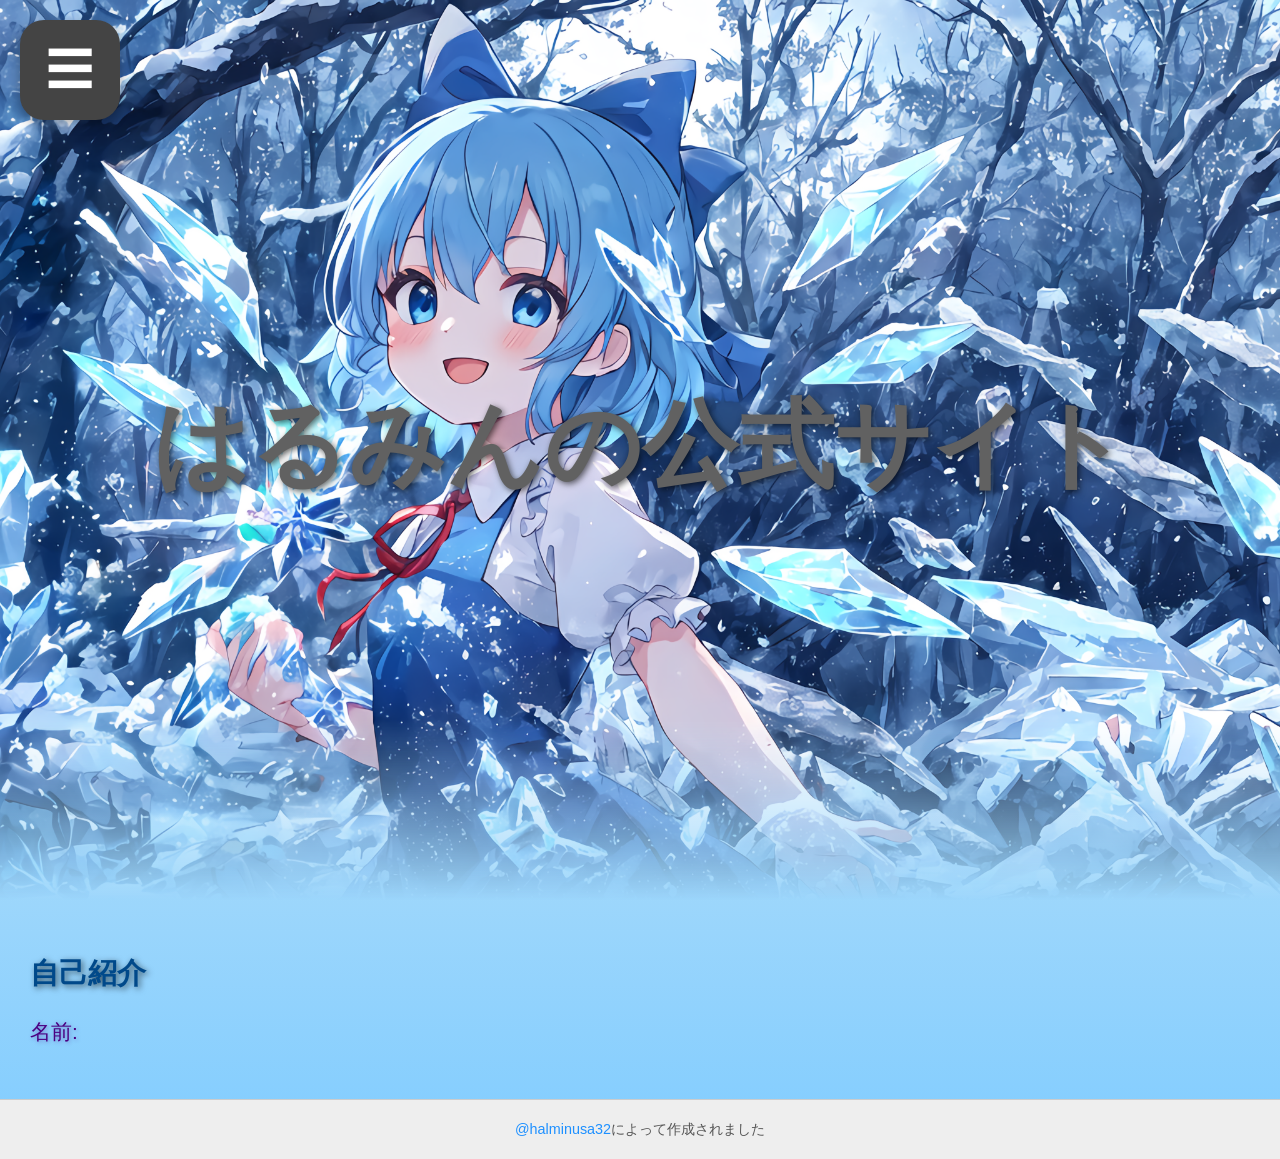
<file: index.html>
<!DOCTYPE html>
<html lang="ja">
  <head>
    <meta charset="UTF-8">
    <link rel="stylesheet" href="https://content.lifeistech-lesson.jp/Curriculum_materials/Original/global.css" type="text/css">
    <link rel="stylesheet" href="style.css" type="text/css">
    <script src="initialize.js"></script>
    <link rel="icon" href="https://halminusa32.github.io/images/fabicon.jpeg">
    <title>はるみんの公式サイト</title>
  
    <!-- Open Graph -->
    <meta property="og:title" content="はるみんの公式サイト" />
    <meta property="og:description" content="はるみん GitHub支店" />
    <meta property="og:image" content="https://halminusa32.github.io/images/IMG_0536.png" />
    <meta property="og:url" content="https://halminusa32.github.io/" />
    <meta property="og:type" content="website" />
    
    <!-- Twitter Card -->
    <meta name="twitter:card" content="summary_large_image" />
    <meta name="twitter:title" content="はるみんの公式サイト" />
    <meta name="twitter:description" content="はるみん GitHub支店" />
    <meta name="twitter:image" content="https://halminusa32.github.io/images/IMG_0536.png" />
  </head>
  <body>
    <!-- Ch7ヘッダー部分 -->
    <header class="hero-header">
      <div class="overlay">
        <h1 id="title_typewriter"></h1>
      </div>
    </header>

    <div id="menuButton">☰</div>
    <div id="sideMenu">
      <ul>
        <li><a href="https://halminusa32.github.io/">ホーム</a></li>
        <li><a href="youtube/">YouTube</a></li>
        <li><a href="discord/">Discord</a></li>
        <li><a href="halris/">halris</a></li>
      </ul>
    </div>

    <!-- お店紹介 -->
    <section>
      <h2>自己紹介</h2>
        <p id="intro_typewriter">
    
        </p>
      <script src="https://halminusa32.github.io/java-script/self-Introduction.js"></script>
    </section>
    
    <!--フッター-->
    <footer>
      <a href=" https://www.youtube.com/halminusa32/ "target=_blank">@halminusa32</a>によって作成されました
    </footer>
    <script src="https://halminusa32.github.io/java-script/menu.js"></script>
    <script src="https://halminusa32.github.io/java-script/title.js"></script>
  </body>
</html>
</file>
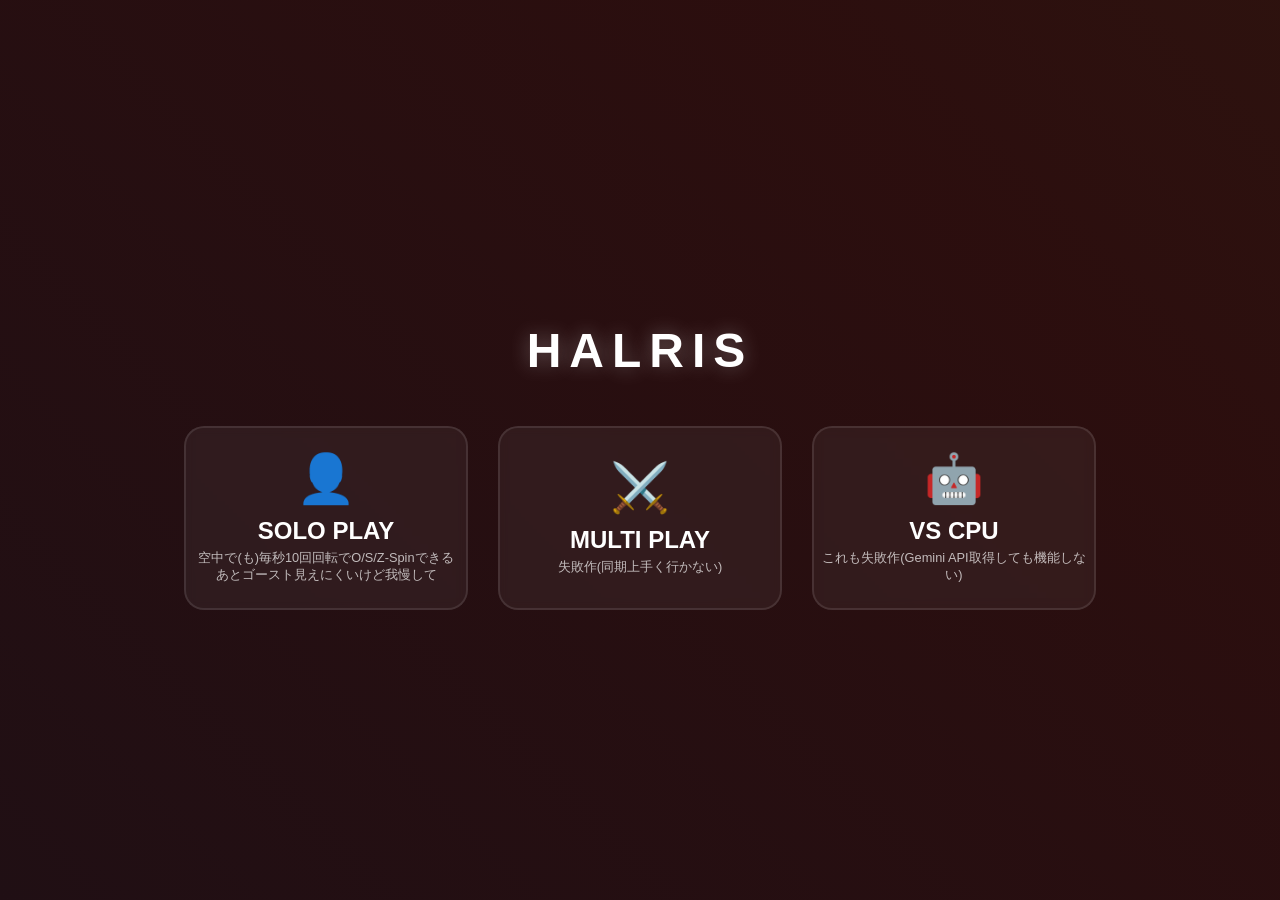
<file: halris/index.html>
<!DOCTYPE html>
<html lang="ja">
<head>
    <meta charset="UTF-8">
    <meta name="viewport" content="width=device-width, initial-scale=1.0, maximum-scale=1.0, user-scalable=no">
    <title>HALRIS - SELECT MODE</title>
    <link rel="stylesheet" href="style.css">
</head>
<body>

    <div class="background-anim"></div>
    
    <div class="main-content">
        <h1 class="title-anim">HALRIS</h1>

        <div class="container">
            <a href="./solo/" class="mode-card solo fade-in-delay1">
                <div class="icon">👤</div>
                <div class="card-title">Solo Play</div>
                <div class="desc">空中で(も)毎秒10回回転でO/S/Z-Spinできる<br>あとゴースト見えにくいけど我慢して</div>
            </a>

            <a href="./multi/" class="mode-card multi fade-in-delay2">
                <div class="icon">⚔️</div>
                <div class="card-title">Multi Play</div>
                <div class="desc">失敗作(同期上手く行かない)</div>
            </a>

            <a href="./cpu/" class="mode-card cpu fade-in-delay3">
                <div class="icon">🤖</div>
                <div class="card-title">VS CPU</div>
                <div class="desc">これも失敗作(Gemini API取得しても機能しない)</div>
            </a>

        </div>
    </div>
    
</body>
</html>
</file>
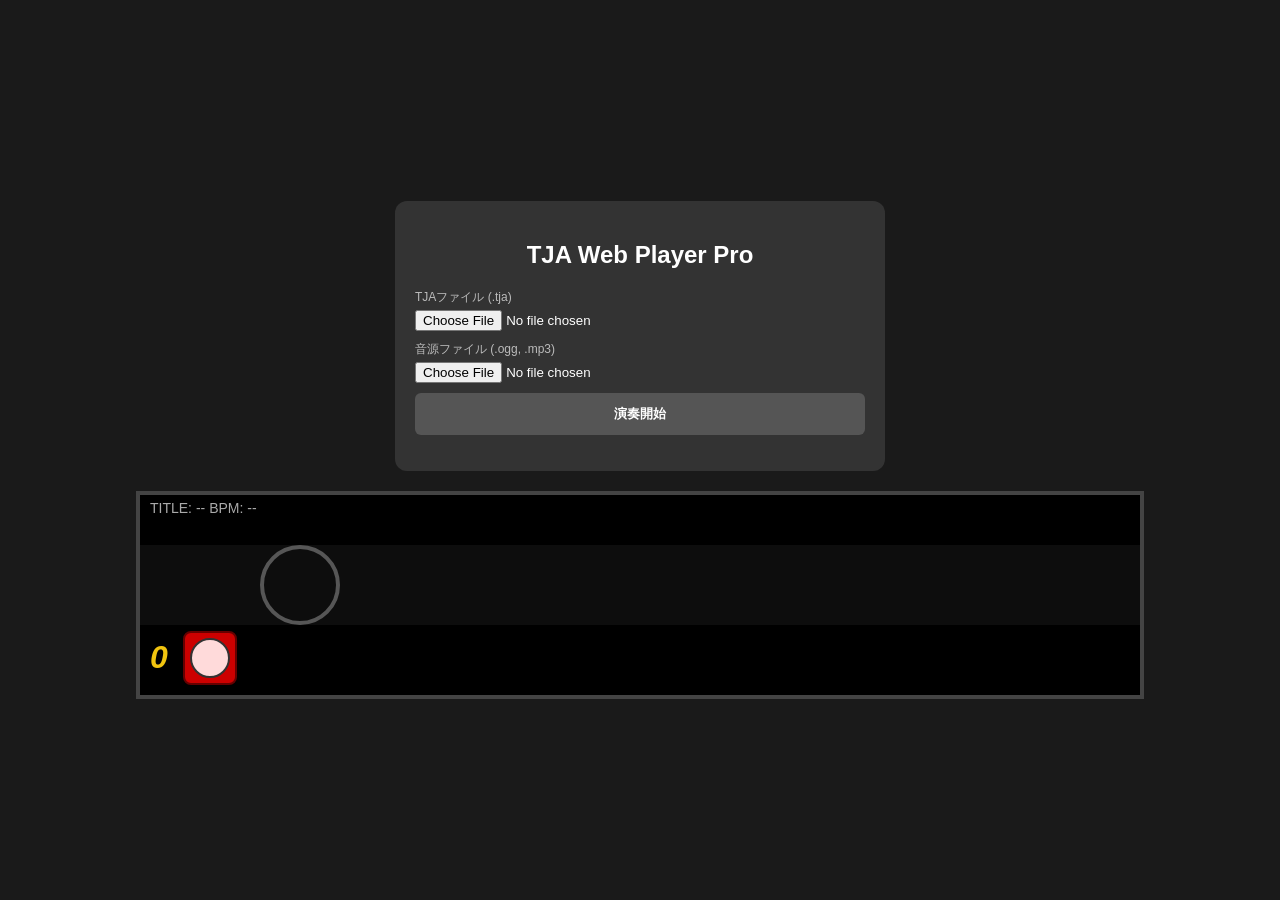
<file: tja-player/index.html>
<!DOCTYPE html>
<html lang="ja">
<head>
    <meta charset="UTF-8">
    <title>Advanced TJA Player</title>
    <link rel="stylesheet" href="style.css">
</head>
<body>
    <div id="ui-container">
        <h2>TJA Web Player Pro</h2>
        <div class="file-inputs">
            <div class="input-group">
                <label>TJAファイル (.tja)</label>
                <input type="file" id="tja-file" accept=".tja">
            </div>
            <div class="input-group">
                <label>音源ファイル (.ogg, .mp3)</label>
                <input type="file" id="audio-file" accept=".ogg, .mp3">
            </div>
        </div>
        <button id="play-btn" disabled>演奏開始</button>
        <p id="status-msg"></p>
    </div>

    <div id="game-screen">
        <div id="info-panel">
            <span id="title-display">TITLE: --</span>
            <span id="bpm-display">BPM: --</span>
        </div>
        <div id="lane"></div>
        <div id="judge-line"><div id="flash"></div></div>
        <div id="note-container"></div>
        
        <div id="hud-container">
            <div id="combo-display">0</div>
            <div id="mini-taiko">
                <div class="face"></div>
                <div class="rim-l"></div>
                <div class="rim-r"></div>
            </div>
        </div>
    </div>
    <script src="script.js"></script>
</body>
</html>
</file>
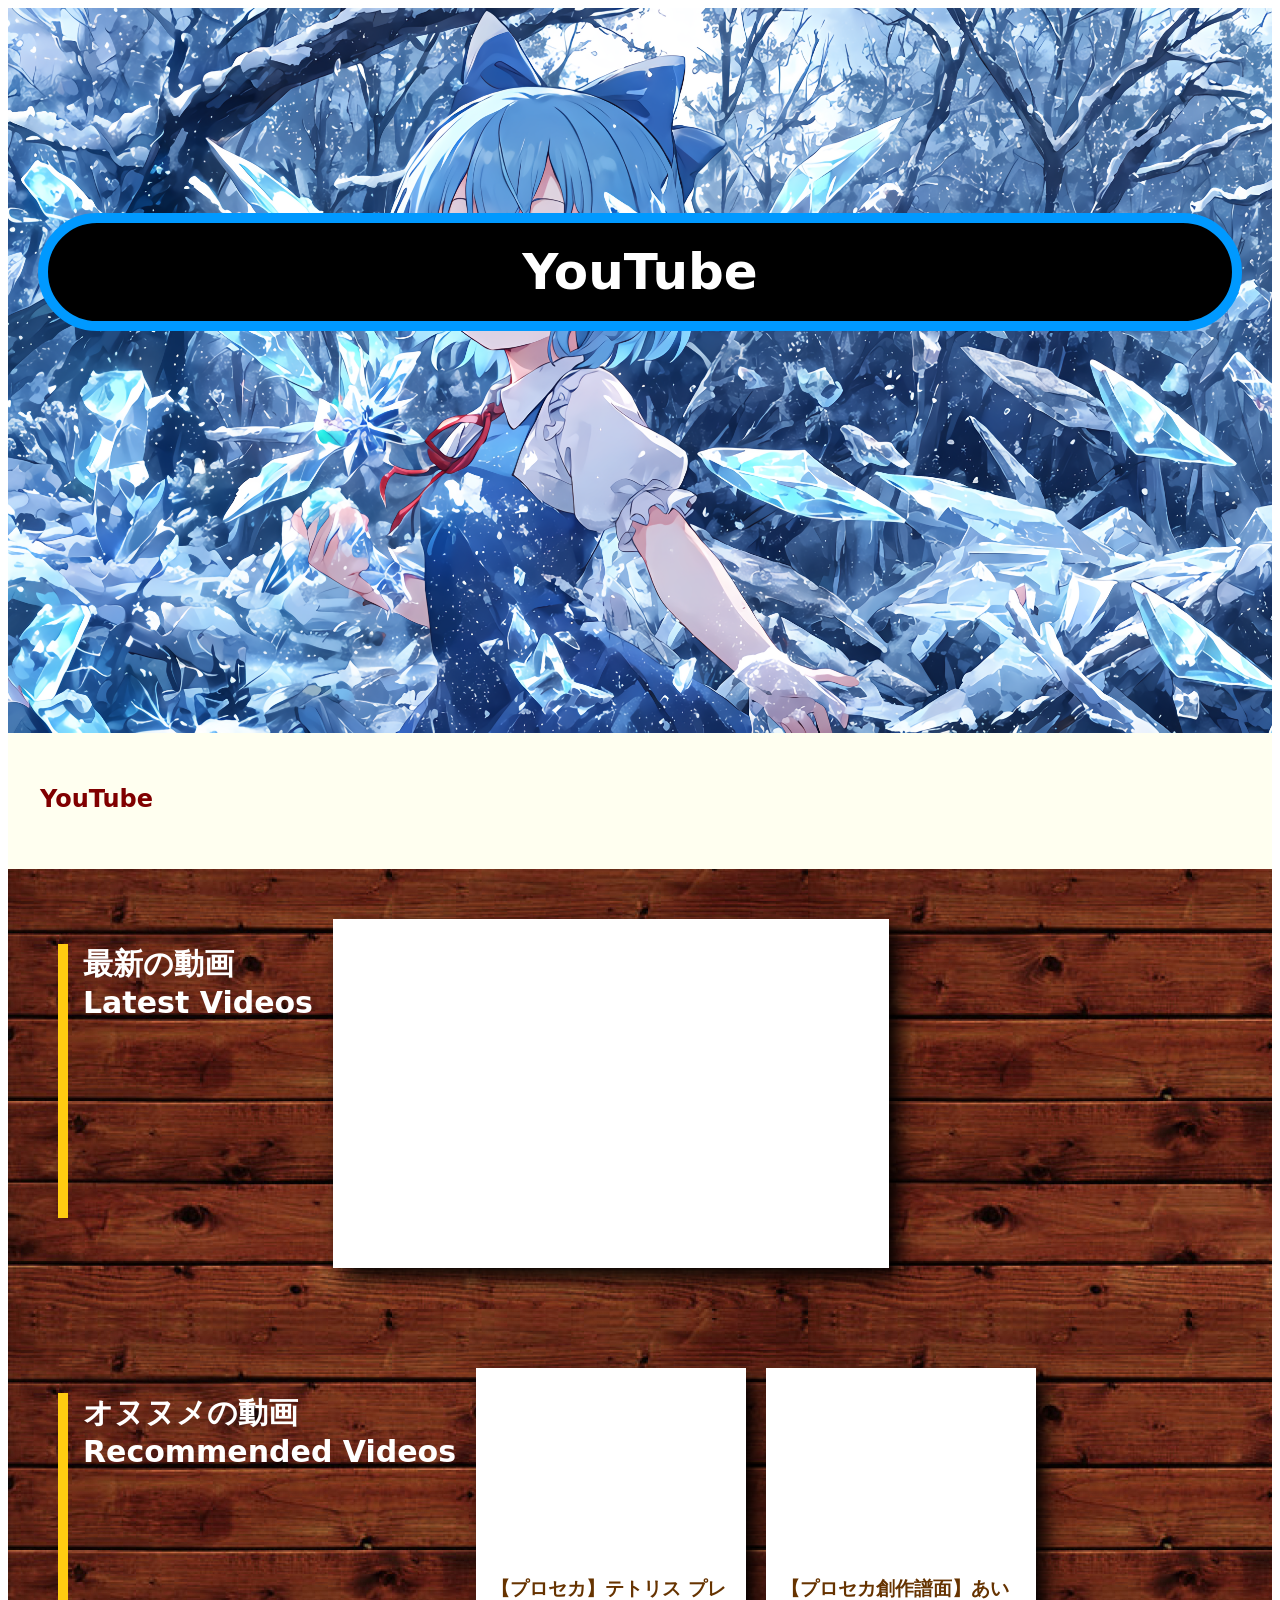
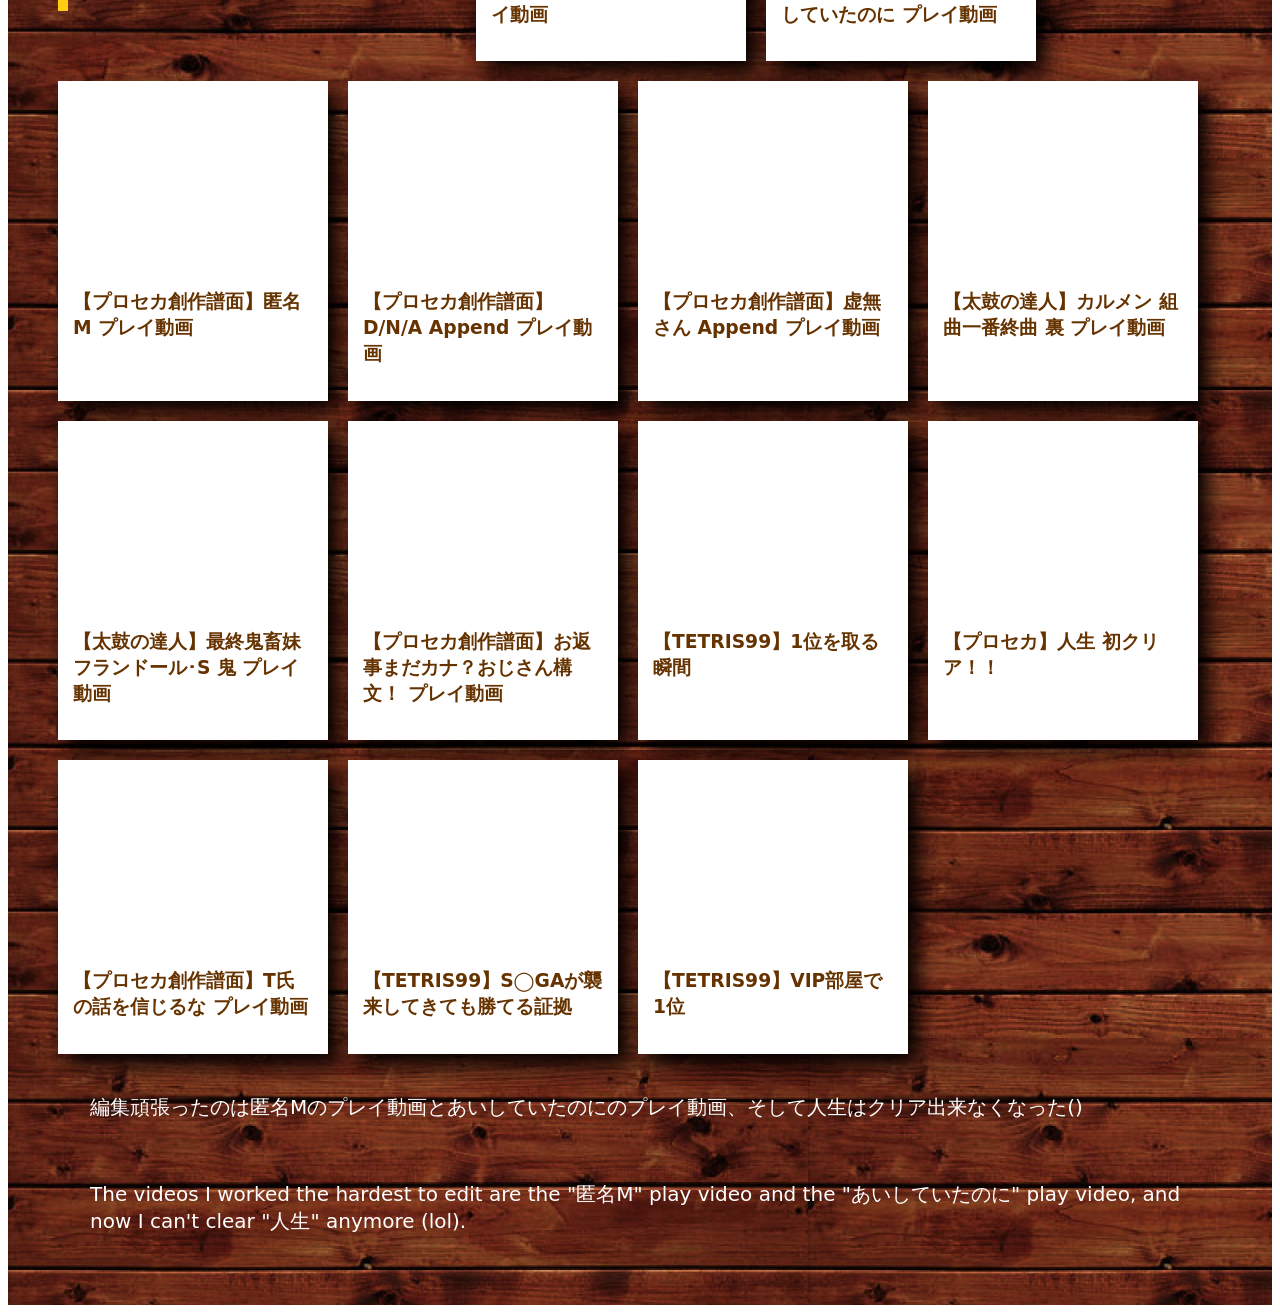
<file: index2.html>
<!DOCTYPE html>
<html lang="ja">
  <head>
  <meta charset="UTF-8">
  <link rel="stylesheet" href="https://content.lifeistech-lesson.jp/Curriculum_materials/Original/global.css" type="text/css">
  <link rel="stylesheet" href="style2.css" type="text/css">
  <script src="initialize.js"></script>
  <link rel="icon" href="/image/pcArt.ico">
  <title>YouTube</title>
</head>
  <body>
    <!-- Ch7ヘッダー部分 -->
<header class="ch7">
  <h1>YouTube</h1>
</header>
<section>
    <h2>YouTube</h2>
  <script src="https://apis.google.com/js/platform.js"></script>

<div class="g-ytsubscribe" data-channelid="UC4QX_d3unvBqS4AYu45Sf-w" data-layout="full" data-count="default"></div>
</section>
<!-- Ch7おすすめのパン紹介 (画像ギャラリー①) -->
<section class="photo_ch6">
  <h2 class="title">最新の動画<br>Latest Videos</h2>
  <div>
    <iframe width="525" height="315" src="https://www.youtube-nocookie.com/embed/videoseries?si=yqkaUbdfixL4c_qV&amp;list=PLmYcCYScC7GdS_tcHVdnAGLzfosk7GuTg" title="YouTube video player" frameborder="0" allow="accelerometer; autoplay; clipboard-write; encrypted-media; gyroscope; picture-in-picture; web-share" referrerpolicy="strict-origin-when-cross-origin" allowfullscreen></iframe>
  </div>
</section>

<section class="photo_ch7">
  <h2 class="title">オヌヌメの動画<br>
  Recommended Videos</h2>
  <div>
    <iframe width="241" height="170" src="https://www.youtube.com/embed/mw-Pa8l-prU?si=NrbkO_abJirraSEM" title="YouTube video player" frameborder="0" allow="accelerometer; autoplay; clipboard-write; encrypted-media; gyroscope; picture-in-picture; web-share" referrerpolicy="strict-origin-when-cross-origin" allowfullscreen></iframe>
    <h3>【プロセカ】テトリス プレイ動画</h3>
  </div>
  <div>
    <iframe width="241" height="170" src="https://www.youtube.com/embed/SfER4Hv3PFQ?si=FUnFBh1y7eWMf3Td" title="YouTube video player" frameborder="0" allow="accelerometer; autoplay; clipboard-write; encrypted-media; gyroscope; picture-in-picture; web-share" referrerpolicy="strict-origin-when-cross-origin" allowfullscreen></iframe>
    <h3>【プロセカ創作譜面】あいしていたのに プレイ動画</h3>
  </div>
  <div>
    <iframe width="241" height="170" src="https://www.youtube.com/embed/3ucL3XPMfIY?si=8SH_UCWvf8Uu3KyO" title="YouTube video player" frameborder="0" allow="accelerometer; autoplay; clipboard-write; encrypted-media; gyroscope; picture-in-picture; web-share" referrerpolicy="strict-origin-when-cross-origin" allowfullscreen></iframe>
    <h3>【プロセカ創作譜面】匿名M プレイ動画</h3>
  </div>
  <div>
    <iframe width="241" height="170" src="https://www.youtube.com/embed/TYYwPGvZ-EY?si=aQomwFczitqMA2Uy" title="YouTube video player" frameborder="0" allow="accelerometer; autoplay; clipboard-write; encrypted-media; gyroscope; picture-in-picture; web-share" referrerpolicy="strict-origin-when-cross-origin" allowfullscreen></iframe>
    <h3>【プロセカ創作譜面】D/N/A Append プレイ動画</h3>
  </div>
  <div>
    <iframe width="241" height="170" src="https://www.youtube.com/embed/zMn7G3n6N0k?si=MFPyEaQBvj8bFjkl" title="YouTube video player" frameborder="0" allow="accelerometer; autoplay; clipboard-write; encrypted-media; gyroscope; picture-in-picture; web-share" referrerpolicy="strict-origin-when-cross-origin" allowfullscreen></iframe>
  <h3>【プロセカ創作譜面】虚無さん Append プレイ動画</h3>
  </div>
  <div>
    <iframe width="241" height="170" src="https://www.youtube.com/embed/YVZ-qZ_xdww?si=HpxoSKTsqfezUkdL" title="YouTube video player" frameborder="0" allow="accelerometer; autoplay; clipboard-write; encrypted-media; gyroscope; picture-in-picture; web-share" referrerpolicy="strict-origin-when-cross-origin" allowfullscreen></iframe>
    <h3>【太鼓の達人】カルメン 組曲一番終曲 裏 プレイ動画</h3>
  </div>
  <div>
    <iframe width="241" height="170" src="https://www.youtube.com/embed/pds8wO6BD_4?si=zVTJXL460fRt4QAd" title="YouTube video player" frameborder="0" allow="accelerometer; autoplay; clipboard-write; encrypted-media; gyroscope; picture-in-picture; web-share" referrerpolicy="strict-origin-when-cross-origin" allowfullscreen></iframe>
    <h3>【太鼓の達人】最終鬼畜妹フランドール･S 鬼 プレイ動画</h3>
  </div>
  <div>
    <iframe width="241" height="170" src="https://www.youtube.com/embed/4rpJYcNYuSw?si=T3e_20ostkba8Jl5" title="YouTube video player" frameborder="0" allow="accelerometer; autoplay; clipboard-write; encrypted-media; gyroscope; picture-in-picture; web-share" referrerpolicy="strict-origin-when-cross-origin" allowfullscreen></iframe>
    <h3>【プロセカ創作譜面】お返事まだカナ？おじさん構文！ プレイ動画</h3>
  </div>
  <div>
    <iframe width="241" height="170" src="https://www.youtube.com/embed/0H6ta0Gu_fk" title="【TETRIS99】1位を取る瞬間　#テトリス　#テトリス99 #tetris #tetris99" frameborder="0" allow="accelerometer; autoplay; clipboard-write; encrypted-media; gyroscope; picture-in-picture; web-share" referrerpolicy="strict-origin-when-cross-origin" allowfullscreen></iframe>
    <h3>【TETRIS99】1位を取る瞬間</h3>
  </div>
  <div>
    <iframe width="241" height="170" src="https://www.youtube.com/embed/VpdtnmRfTU4?si=s-_2nJnUM5GVvmMa" title="YouTube video player" frameborder="0" allow="accelerometer; autoplay; clipboard-write; encrypted-media; gyroscope; picture-in-picture; web-share" referrerpolicy="strict-origin-when-cross-origin" allowfullscreen></iframe>
    <h3>【プロセカ】人生 初クリア！！</h3>
  </div>
  <div>
    <iframe width="241" height="170" src="https://www.youtube.com/embed/UWW1IyUjEe4?si=PhUHzRRbiTbMeB_V" title="YouTube video player" frameborder="0" allow="accelerometer; autoplay; clipboard-write; encrypted-media; gyroscope; picture-in-picture; web-share" referrerpolicy="strict-origin-when-cross-origin" allowfullscreen></iframe>
    <h3>【プロセカ創作譜面】T氏の話を信じるな プレイ動画</h3>
  </div>
  <div>
    <iframe width="241" height="170" src="https://www.youtube.com/embed/Y8s98SCRinQ" title="【TETRIS99】１位取ったわ #tetris99 #tetris #オッチン" frameborder="0" allow="accelerometer; autoplay; clipboard-write; encrypted-media; gyroscope; picture-in-picture; web-share" referrerpolicy="strict-origin-when-cross-origin" allowfullscreen></iframe>
    <h3>【TETRIS99】S◯GAが襲来してきても勝てる証拠</h3>
  </div>
  <div>
    <iframe width="241" height="170" src="https://www.youtube.com/embed/LDeXtlcXzLY" title="【TETRIS99】VIPで１位#テトリス #テトリス99 #tetris #tetris99" frameborder="0" allow="accelerometer; autoplay; clipboard-write; encrypted-media; gyroscope; picture-in-picture; web-share" referrerpolicy="strict-origin-when-cross-origin" allowfullscreen></iframe>
    <h3>【TETRIS99】VIP部屋で1位</h3>
  </div>
  <p>編集頑張ったのは匿名Mのプレイ動画とあいしていたのにのプレイ動画、そして人生はクリア出来なくなった()</p>
  <p>The videos I worked the hardest to edit are the "匿名M" play video and the "あいしていたのに" play video, and now I can't clear "人生" anymore (lol).</p>
</section
</file>
<file: style.css>
body {
  background: linear-gradient(to bottom, #fffaf0, #80ccff);
  font-family: "M PLUS Rounded 1c", sans-serif;
  color: #333;
  margin: 0;
  padding: 0;
}

header.ch7 {
  background-color: #8fbc8f;
  color: white;
  padding: 40px 20px;
  text-align: center;
  box-shadow: 0 4px 8px rgba(0,0,0,0.2);
}

.hero-header {
  position: relative;
  width: 100%;
  height: 100vh; /* 画面いっぱい */
  background-image: url("images/IMG_0536.png");
  background-size: cover;
  background-position: center;
  background-repeat: no-repeat;
  display: flex;
  align-items: center;
  justify-content: center;
  animation: fadeUp 1.5s ease-out forwards;

  -webkit-mask-image: linear-gradient(to bottom, black 80%, transparent 100%);
  mask-image: linear-gradient(to bottom, black 80%, transparent 100%);
}

.overlay {
  position: absolute;
  text-align: center;
  color: #616161;
  z-index: 1;
  padding: 20px;
}

.overlay h1 {
  font-size: 6rem;
  margin-bottom: 10px;
  text-shadow: 2px 2px 6px rgba(0,0,0,0.6);
}

.overlay p {
  font-size: 1.5rem;
  text-shadow: 1px 1px 4px rgba(0,0,0,0.5);
}

#menuButton {
  position: fixed;
  top: 20px;
  left: 20px;
  width: 100px;
  height: 100px;
  background: #444;
  color: #fff;
  font-size: 48px;
  border-radius: 24px;
  display: flex;
  align-items: center;
  justify-content: center;
  cursor: pointer;
  z-index: 1100;
  box-shadow: 0 4px 12px rgba(0,0,0,0.3);
  transition: background 0.3s ease;
}

#menuButton:hover {
  background: #666;
}

#sideMenu {
  position: fixed;
  top: 0;
  left: -260px;
  width: 240px;
  height: 100%;
  background: rgba(30, 30, 40, 0.95);
  color: #fff;
  transition: left 0.4s ease;
  z-index: 1000;
  padding-top: 80px;
  box-shadow: 4px 0 12px rgba(0,0,0,0.4);
}

#sideMenu.open {
  left: 0;
}

#sideMenu ul {
  list-style: none;
  padding: 0;
  margin: 0;
  padding-top: 80px;
}
#sideMenu li {
  padding: 16px 24px;
  font-size: 1.5em;
}
#sideMenu a {
  color: #fff;
  text-decoration: none;
  font-weight: 500;
  transition: color 0.3s ease;
}
#sideMenu a:hover {
  color: #abd9ff;
}

#intro_typewriter {
  white-space: pre-line;
  font-size: 1.3em;
  color: #4b0082; /* 魔法っぽい紫 */
  text-shadow: 1px 1px 4px rgba(75, 0, 130, 0.4);
  animation: fadeUp 1.5s ease-out forwards;
}

h1 {
  font-size: 2.5em;
  line-height: 1.4;
  margin: 0;
  animation: fadeUp 1.5s ease-out forwards;
}

section {
  padding: 30px;
  border-bottom: 1px solid #ccc;
}

h2 {
  color: #00498a;
  font-size: 1.8em;
  margin-bottom: 10px;
  text-shadow: 2px 2px 6px rgba(0,0,0,0.6);
  animation: fadeUp 1.5s ease-out forwards;
}

p {
  font-size: 1.2em;
  line-height: 1.6;
  animation: fadeUp 1.5s ease-out forwards;
}

div {
  font-size: 1.2em;
  line-height: 1.6;
  animation: fadeUp 1.5s ease-out forwards;
}

a {
  color: #1e90ff;
  text-decoration: none;
}

a:hover {
  text-decoration: underline;
  color: #ff4500;
}

footer {
  background-color: #eee;
  text-align: center;
  padding: 20px;
  font-size: 0.9em;
  color: #555;
}

@keyframes fadeUp {
  from {
    opacity: 0;
    transform: translateY(30px);
  }
  to {
    opacity: 1;
    transform: translateY(0);
  }
}
</file>
<file: halris/style.css>
:root {
    --bg-color: #0a0a0a;
    --text-color: #ffffff;
    --solo-color: #2ecc71;
    --multi-color: #3498db;
    --cpu-color: #9b59b6; /* CPU用のパープル */
    --card-bg: rgba(255, 255, 255, 0.05);
    --border-color: rgba(255, 255, 255, 0.1);
    --hover-border-color: rgba(255, 255, 255, 0.5);
}

body {
    background-color: var(--bg-color);
    color: var(--text-color);
    font-family: 'Segoe UI', Roboto, Helvetica, Arial, sans-serif;
    margin: 0;
    display: flex;
    flex-direction: column;
    align-items: center;
    justify-content: center;
    height: 100vh;
    overflow: hidden;
    position: relative;
}

/* --- 背景アニメーション --- */
.background-anim {
    position: absolute;
    top: 0;
    left: 0;
    width: 100%;
    height: 100%;
    background: linear-gradient(45deg, #1a2a6c, #b21f1f, #fdbb2d);
    background-size: 400% 400%;
    animation: gradient-anim 15s ease infinite;
    opacity: 0.2;
    z-index: -1;
}

@keyframes gradient-anim {
    0% { background-position: 0% 50%; }
    50% { background-position: 100% 50%; }
    100% { background-position: 0% 50%; }
}

/* --- メインコンテンツ --- */
.main-content {
    text-align: center;
    z-index: 1;
}

h1.title-anim {
    font-size: 3rem;
    letter-spacing: 0.5rem;
    margin-bottom: 3rem;
    text-shadow: 0 0 20px rgba(255, 255, 255, 0.3);
    opacity: 0;
    animation: slide-in 1s ease-out forwards;
}

@keyframes slide-in {
    0% { transform: translateY(-50px); opacity: 0; }
    100% { transform: translateY(0); opacity: 1; }
}

.container {
    display: flex;
    gap: 30px;
    flex-wrap: wrap;
    justify-content: center;
    max-width: 1000px;
}

.mode-card {
    width: 280px;
    height: 180px;
    text-decoration: none;
    color: white;
    border: 2px solid var(--border-color);
    border-radius: 20px;
    display: flex;
    flex-direction: column;
    align-items: center;
    justify-content: center;
    transition: all 0.3s ease;
    background: var(--card-bg);
    backdrop-filter: blur(5px);
    opacity: 0;
    transform: translateY(20px);
    animation: fade-in-up 0.6s ease-out forwards;
}

/* カードの遅延アニメーション */
.fade-in-delay1 { animation-delay: 0.8s; }
.fade-in-delay2 { animation-delay: 1.1s; }
.fade-in-delay3 { animation-delay: 1.4s; } /* CPU用に追加 */

@keyframes fade-in-up {
    0% { opacity: 0; transform: translateY(20px); }
    100% { opacity: 1; transform: translateY(0); }
}

.mode-card:hover {
    transform: translateY(-10px);
    border-color: var(--hover-border-color);
    box-shadow: 0 15px 30px rgba(0, 0, 0, 0.5);
}

/* 各モードのホバーカラー */
.mode-card.solo:hover { background: var(--solo-color); }
.mode-card.multi:hover { background: var(--multi-color); }
.mode-card.cpu:hover { background: var(--cpu-color); }

.icon {
    font-size: 3rem;
    margin-bottom: 10px;
}

.card-title {
    font-size: 1.5rem;
    font-weight: bold;
    text-transform: uppercase;
}

.desc {
    font-size: 0.8rem;
    opacity: 0.7;
    margin-top: 5px;
}

/* モバイル対応 */
@media (max-width: 900px) {
    .container { gap: 15px; }
    .mode-card { width: 240px; height: 150px; }
}

@media (max-width: 600px) {
    h1.title-anim { font-size: 2rem; margin-bottom: 2rem; }
    .mode-card { width: 85vw; height: 140px; }
    .container { flex-direction: column; align-items: center; gap: 15px; }
}
</file>
<file: tja-player/style.css>
body { background: #1a1a1a; color: #fff; font-family: sans-serif; display: flex; flex-direction: column; align-items: center; justify-content: center; height: 100vh; margin: 0; }
#ui-container { background: #333; padding: 20px; border-radius: 12px; text-align: center; width: 450px; margin-bottom: 20px; }
.input-group { margin: 10px 0; text-align: left; }
label { display: block; font-size: 12px; color: #bbb; margin-bottom: 4px; }
button { width: 100%; padding: 12px; background: #ff4500; border: none; color: #fff; font-weight: bold; border-radius: 6px; cursor: pointer; }
button:disabled { background: #555; }

#game-screen { position: relative; width: 95%; max-width: 1000px; height: 200px; background: #000; border: 4px solid #444; overflow: hidden; }
#info-panel { position: absolute; top: 5px; left: 10px; font-size: 14px; color: #aaa; z-index: 5; }
#lane { position: absolute; top: 50px; width: 100%; height: 80px; background: rgba(255,255,255,0.05); }
#judge-line { position: absolute; left: 120px; top: 50px; width: 80px; height: 80px; border: 4px solid rgba(255,255,255,0.3); border-radius: 50%; z-index: 10; box-sizing: border-box; }
#flash { position: absolute; width: 100%; height: 100%; border-radius: 50%; background: #fff; opacity: 0; }
#flash.active { animation: flash-ani 0.1s ease-out; }
@keyframes flash-ani { 0% { opacity: 0.6; transform: scale(1); } 100% { opacity: 0; transform: scale(1.3); } }

/* ノーツ設定 */
.note { position: absolute; top: 50px; border-radius: 50%; transform: translateX(-50%); border: 2px solid #fff; box-sizing: border-box; }
.small { width: 60px; height: 60px; margin-top: 10px; }
.large { width: 80px; height: 80px; margin-top: 0px; } /* 大ノーツ */
.don { background: radial-gradient(circle at 30% 30%, #ff4d4d, #b30000); }
.ka { background: radial-gradient(circle at 30% 30%, #4d4dff, #0000b3); }

#hud-container { position: absolute; left: 10px; bottom: 10px; display: flex; align-items: center; }
#combo-display { font-size: 32px; font-weight: bold; color: #f1c40f; margin-right: 15px; font-style: italic; }
#mini-taiko { position: relative; width: 50px; height: 50px; background: #cc0000; border-radius: 8px; border: 2px solid #600; }
#mini-taiko .face { position: absolute; top: 5px; left: 5px; width: 36px; height: 36px; background: #ffdada; border-radius: 50%; border: 2px solid #333; transition: 0.05s; }
#mini-taiko .rim-l, #mini-taiko .rim-r { position: absolute; top: 5px; width: 10px; height: 36px; background: #4d4dff; opacity: 0; transition: 0.05s; }
#mini-taiko .rim-l { left: -4px; border-radius: 4px 0 0 4px; }
#mini-taiko .rim-r { right: -4px; border-radius: 0 4px 4px 0; }
#mini-taiko.hit-don .face { background: #ff4d4d; }
#mini-taiko.hit-ka .rim-l, #mini-taiko.hit-ka .rim-r { opacity: 1; }
</file>
<file: style2.css>
/* ===== Ch7ヘッダーのスタイル ===== */
.ch7 h1{
  color: #ffffff;
  font-size: 50px;
  font-family: system-ui;
  border-style: solid;
  border-color: #0099ff;
  border-width: 10px;
  text-align: center;
  border-radius: 90px;
  padding: 20px;
  margin: 30px;
  background-color: #000000;
}

header.ch7 {
  height: 550px;
  background-size: cover;
  padding-top: 175px;
  background-image: url(images/IMG_0536.png);
  background-position: center;
}
/* ===== 自己紹介のスタイル ===== */
section {
  background-color: #fffff0;
  padding: 32px;
  font-family: system-ui;
}

h2 {
  color: #800000;
  margin-bottom: 24px;
}

p {
  margin-left: 32px;
  margin-right: 32px;
  font-size: 20px;
  font-family: system-ui;
}
/* ===== Ch7おすすめのパン紹介 (画像ギャラリー①)のスタイル ===== */
.title {
  font-size: 30px;
  border-left-style: solid;
  border-left-width: 10px;
  padding-left: 15px;
  margin-bottom: 50px;
  font-family: system-ui;
}

.photo_ch6 {
  padding: 50px;
  background-image: url(images/IMG_0579.jpeg);
  font-family: system-ui;
  display: flex;
  flex-wrap: wrap;
  gap: 20px;
  justify-content: flex-start;
}

.photo_ch6 h2{
  color: #ffffff;
  border-color: #ffcc11;
  font-family: system-ui;
}

.photo_ch6 h3 {
  color: #663300;
  font-family: system-ui;
}

.photo_ch6 p {
  color: #ffffff;
  clear: left;
  font-family: system-ui;
}

.photo_ch6 div {
  background-color: #ffffff;
  width: 556px;                     /* 横幅固定 */
  padding: 15px;
  box-shadow: 10px 10px 20px #000000;
  font-family: system-ui;
  box-sizing: border-box;          /* パディング含めて制御 */
  overflow: hidden;                /* 中身がはみ出すのを防ぐ */
}

.photo_ch7 {
  padding: 50px;
  background-image: url(images/IMG_0579.jpeg);
  font-family: system-ui;
  display: flex;
  flex-wrap: wrap;
  gap: 20px;
  justify-content: flex-start;
}

.photo_ch7 h2 {
  color: #ffffff;
  border-color: #ffcc11;
  font-family: system-ui;
}

.photo_ch7 h3 {
  color: #663300;
  font-family: system-ui;
}

.photo_ch7 p {
  color: #ffffff;
  clear: left;
  font-family: system-ui;
}

.photo_ch7 div {
  background-color: #ffffff;
  width: 270px;                     /* 横幅固定 */
  padding: 15px;
  box-shadow: 10px 10px 20px #000000;
  font-family: system-ui;
  box-sizing: border-box;          /* パディング含めて制御 */
  overflow: hidden;                /* 中身がはみ出すのを防ぐ */
}
</file>
